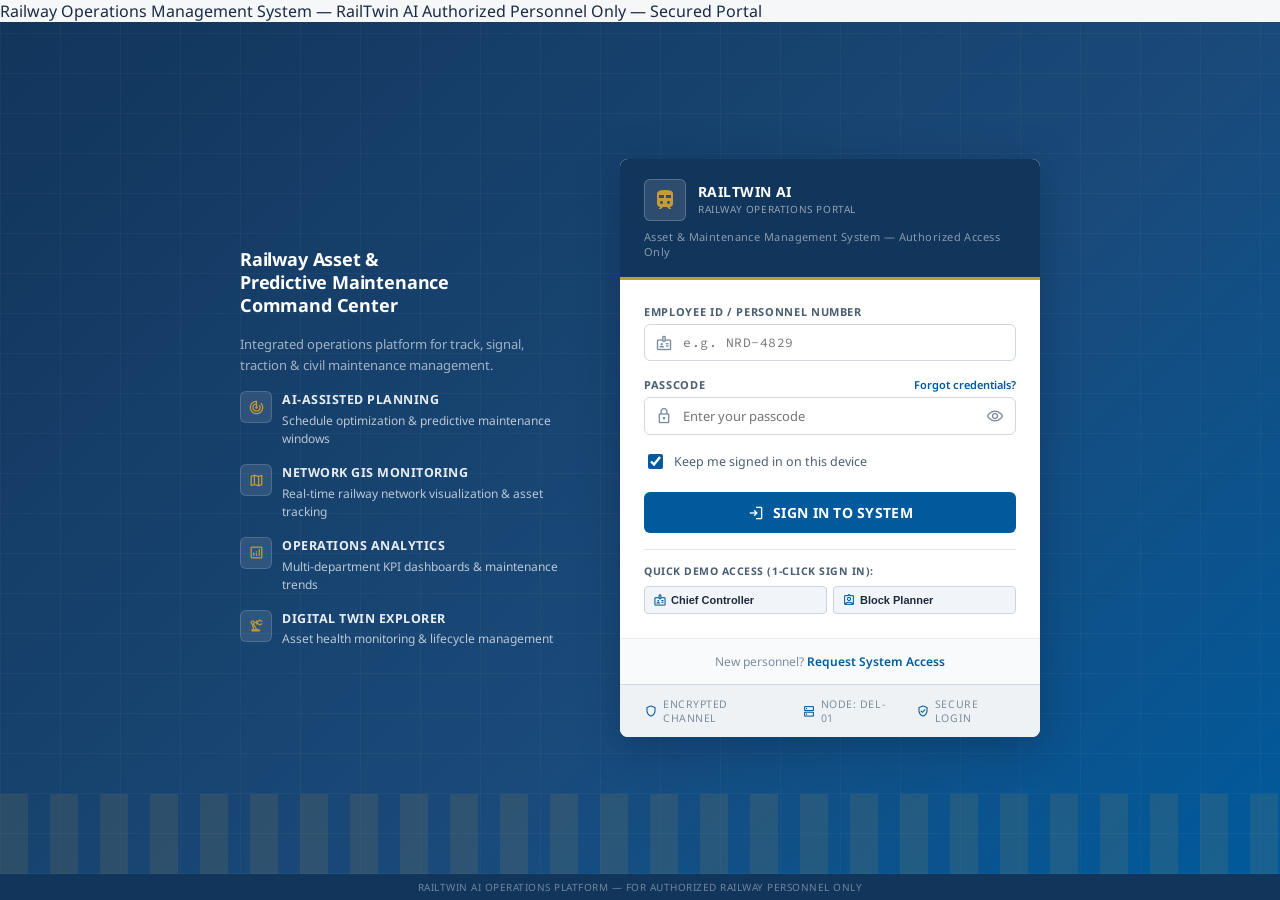
<file: frontend/login.html>
<!DOCTYPE html>
<html lang="en">
<head>
  <meta charset="utf-8"/>
  <meta content="width=device-width, initial-scale=1.0" name="viewport"/>
  <title>RailTwin AI — System Access | Railway Operations Portal</title>
  <meta name="description" content="Secure login portal for RailTwin AI Railway Asset & Maintenance Management System. Authorized railway personnel only."/>
  <link rel="stylesheet" href="govt_theme.css"/>
  <link href="https://fonts.googleapis.com/css2?family=Material+Symbols+Outlined:wght,FILL@100..700,0..1&display=swap" rel="stylesheet"/>
  <link href="https://fonts.googleapis.com/css2?family=Noto+Sans:wght@400;500;600;700&display=swap" rel="stylesheet"/>
  <style>
    html, body { overflow-y: auto !important; overflow-x: hidden !important; }
    @keyframes shake{0%,100%{transform:translateX(0);}20%,60%{transform:translateX(-5px);}40%,80%{transform:translateX(5px);}}
    .shake{animation:shake 0.35s ease;}
    @keyframes spin{to{transform:rotate(360deg);}}
    .animate-spin{animation:spin 0.8s linear infinite;}
    body{min-height:100vh;display:flex;flex-direction:column;background:var(--rt-bg);}
    .login-bg{flex:1;display:flex;align-items:center;justify-content:center;background:linear-gradient(135deg,var(--rt-primary-dark) 0%,#1A4A7A 60%,var(--rt-primary) 100%);position:relative;overflow:hidden;}
    .login-bg::before{content:'';position:absolute;inset:0;background-image:repeating-linear-gradient(0deg,rgba(255,255,255,0.03) 0px,rgba(255,255,255,0.03) 1px,transparent 1px,transparent 40px),repeating-linear-gradient(90deg,rgba(255,255,255,0.03) 0px,rgba(255,255,255,0.03) 1px,transparent 1px,transparent 60px);}
    /* Railway track motif */
    .login-bg::after{content:'';position:absolute;bottom:0;left:0;right:0;height:80px;background:repeating-linear-gradient(90deg,rgba(196,154,58,0.12) 0px,rgba(196,154,58,0.12) 28px,transparent 28px,transparent 50px);}
    .login-card{background:#FFFFFF;border-radius:8px;box-shadow:0 8px 40px rgba(10,30,60,0.35);width:420px;max-width:calc(100vw - 32px);overflow:hidden;position:relative;z-index:1;}
    .login-header{background:var(--rt-primary-dark);padding:20px 24px 18px;border-bottom:3px solid var(--rt-gold);}
    .login-logo-row{display:flex;align-items:center;gap:12px;margin-bottom:8px;}
    .login-logo{width:42px;height:42px;background:rgba(255,255,255,0.12);border:1px solid rgba(255,255,255,0.20);border-radius:6px;display:flex;align-items:center;justify-content:center;}
    .login-logo .material-symbols-outlined{font-size:24px;color:var(--rt-gold);}
    .login-sys-name{font-size:14px;font-weight:700;color:#FFFFFF;letter-spacing:0.03em;text-transform:uppercase;line-height:1.2;}
    .login-sys-sub{font-size:10px;color:rgba(255,255,255,0.55);letter-spacing:0.06em;text-transform:uppercase;margin-top:2px;}
    .login-tagline{font-size:11px;color:rgba(255,255,255,0.50);letter-spacing:0.04em;margin-top:4px;}
    .login-body{padding:24px;}
    .login-error{display:none;flex-direction:row;align-items:center;gap:8px;background:var(--rt-red-light);border:1px solid rgba(179,38,30,0.25);border-left:4px solid var(--rt-red);border-radius:6px;padding:10px 14px;margin-bottom:16px;font-size:12.5px;color:var(--rt-red-dark);}
    .login-error.show{display:flex;}
    .login-error .material-symbols-outlined{font-size:18px;flex-shrink:0;color:var(--rt-red);}
    .form-group{margin-bottom:16px;}
    .form-label{display:block;font-size:11px;font-weight:700;color:var(--rt-text-secondary);text-transform:uppercase;letter-spacing:0.06em;margin-bottom:5px;}
    .form-input-wrap{position:relative;}
    .form-input-wrap .material-symbols-outlined.icon{position:absolute;left:11px;top:50%;transform:translateY(-50%);font-size:18px;color:var(--rt-text-muted);pointer-events:none;transition:color 0.15s;}
    .form-input-wrap:focus-within .material-symbols-outlined.icon{color:var(--rt-primary);}
    .form-input{width:100%;background:#FFFFFF;border:1px solid var(--rt-border);border-radius:6px;padding:9px 12px 9px 38px;font-size:13px;font-family:var(--rt-font-body);color:var(--rt-text-primary);outline:none;transition:border-color 0.15s,box-shadow 0.15s;}
    .form-input:focus{border-color:var(--rt-primary);box-shadow:0 0 0 3px rgba(0,90,156,0.10);}
    .form-input.mono{font-family:var(--rt-font-mono);letter-spacing:0.04em;}
    .pw-toggle{position:absolute;right:10px;top:50%;transform:translateY(-50%);background:none;border:none;cursor:pointer;color:var(--rt-text-muted);padding:2px;display:flex;}
    .pw-toggle:hover{color:var(--rt-text-primary);}
    .pw-toggle .material-symbols-outlined{font-size:18px;}
    .label-row{display:flex;align-items:center;justify-content:space-between;margin-bottom:5px;}
    .recover-link{font-size:11px;color:var(--rt-primary);text-decoration:none;font-weight:600;}
    .recover-link:hover{text-decoration:underline;}
    .keep-signed{display:flex;align-items:center;gap:8px;margin-bottom:20px;}
    .keep-signed input[type=checkbox]{width:15px;height:15px;accent-color:var(--rt-primary);cursor:pointer;}
    .keep-signed label{font-size:12.5px;color:var(--rt-text-secondary);cursor:pointer;}
    .btn-login{width:100%;background:var(--rt-primary);color:#FFFFFF;border:none;border-radius:6px;padding:11px 20px;font-size:14px;font-weight:700;font-family:var(--rt-font-body);cursor:pointer;display:flex;align-items:center;justify-content:center;gap:8px;letter-spacing:0.02em;transition:background 0.15s;text-transform:uppercase;}
    .btn-login:hover{background:var(--rt-primary-hover);}
    .btn-login:disabled{opacity:0.65;cursor:not-allowed;}
    .btn-login .material-symbols-outlined{font-size:18px;}
    .login-footer{padding:14px 24px;border-top:1px solid var(--rt-border-light);background:var(--rt-card-alt);text-align:center;font-size:12px;color:var(--rt-text-muted);}
    .login-footer a{color:var(--rt-primary);font-weight:600;text-decoration:none;}
    .login-footer a:hover{text-decoration:underline;}
    .security-bar{padding:12px 24px;background:var(--rt-bg-section);border-top:1px solid var(--rt-border);display:flex;align-items:center;justify-content:center;gap:20px;}
    .security-item{display:flex;align-items:center;gap:5px;font-size:10.5px;color:var(--rt-text-muted);text-transform:uppercase;letter-spacing:0.05em;}
    .security-item .material-symbols-outlined{font-size:14px;color:var(--rt-primary);}
    .right-panel{display:none;}
    @media(min-width:900px){.login-bg{align-items:stretch;}.login-wrap{display:flex;align-items:center;justify-content:center;width:100%;gap:60px;z-index:1;position:relative;padding:40px 20px;}.right-panel{display:flex;flex-direction:column;gap:16px;max-width:320px;}.right-panel-title{font-size:18px;font-weight:700;color:#FFFFFF;letter-spacing:-0.01em;line-height:1.3;}.right-panel-sub{font-size:13px;color:rgba(255,255,255,0.60);line-height:1.6;}.feature-item{display:flex;align-items:flex-start;gap:10px;}.feature-icon{width:32px;height:32px;background:rgba(255,255,255,0.10);border:1px solid rgba(255,255,255,0.15);border-radius:6px;display:flex;align-items:center;justify-content:center;flex-shrink:0;}.feature-icon .material-symbols-outlined{font-size:17px;color:var(--rt-gold);}.feature-text{font-size:12px;color:rgba(255,255,255,0.70);line-height:1.5;}.feature-label{display:block;font-weight:700;color:rgba(255,255,255,0.90);font-size:12.5px;text-transform:uppercase;letter-spacing:0.04em;margin-bottom:2px;}}
  </style>
</head>
<body>
  <!-- Top government identity strip -->
  <div class="rt-identity-bar" style="font-family:var(--rt-font-body);">
    <span>Railway Operations Management System &mdash; RailTwin AI</span>
    <span>Authorized Personnel Only &mdash; Secured Portal</span>
  </div>

  <div class="login-bg" style="flex:1;">
    <div class="login-wrap">
      <!-- Right information panel (visible on wide screens) -->
      <div class="right-panel">
        <div class="right-panel-title">Railway Asset &amp;<br/>Predictive Maintenance<br/>Command Center</div>
        <div class="right-panel-sub">Integrated operations platform for track, signal, traction &amp; civil maintenance management.</div>
        <div class="feature-item">
          <div class="feature-icon"><span class="material-symbols-outlined">track_changes</span></div>
          <div class="feature-text"><span class="feature-label">AI-Assisted Planning</span>Schedule optimization &amp; predictive maintenance windows</div>
        </div>
        <div class="feature-item">
          <div class="feature-icon"><span class="material-symbols-outlined">map</span></div>
          <div class="feature-text"><span class="feature-label">Network GIS Monitoring</span>Real-time railway network visualization &amp; asset tracking</div>
        </div>
        <div class="feature-item">
          <div class="feature-icon"><span class="material-symbols-outlined">analytics</span></div>
          <div class="feature-text"><span class="feature-label">Operations Analytics</span>Multi-department KPI dashboards &amp; maintenance trends</div>
        </div>
        <div class="feature-item">
          <div class="feature-icon"><span class="material-symbols-outlined">precision_manufacturing</span></div>
          <div class="feature-text"><span class="feature-label">Digital Twin Explorer</span>Asset health monitoring &amp; lifecycle management</div>
        </div>
      </div>

      <!-- Login card -->
      <div class="login-card">
        <div class="login-header">
          <div class="login-logo-row">
            <div class="login-logo">
              <span class="material-symbols-outlined" style="font-variation-settings:'FILL' 1;">train</span>
            </div>
            <div>
              <div class="login-sys-name">RailTwin AI</div>
              <div class="login-sys-sub">Railway Operations Portal</div>
            </div>
          </div>
          <div class="login-tagline">Asset &amp; Maintenance Management System &mdash; Authorized Access Only</div>
        </div>

        <div class="login-body">
          <!-- Error banner -->
          <div class="login-error" id="error-banner">
            <span class="material-symbols-outlined">error</span>
            <span id="error-text">Invalid credentials. Please try again.</span>
          </div>

          <form id="login-form" onsubmit="handleLogin(event)" novalidate>
            <!-- Employee ID -->
            <div class="form-group">
              <label class="form-label" for="employee-id">Employee ID / Personnel Number</label>
              <div class="form-input-wrap">
                <span class="material-symbols-outlined icon">badge</span>
                <input id="employee-id" type="text" autocomplete="username" placeholder="e.g. NRD-4829" required class="form-input mono"/>
              </div>
            </div>

            <!-- Passcode -->
            <div class="form-group">
              <div class="label-row">
                <label class="form-label" for="password" style="margin:0;">Passcode</label>
                <a href="#" class="recover-link">Forgot credentials?</a>
              </div>
              <div class="form-input-wrap">
                <span class="material-symbols-outlined icon">lock</span>
                <input id="password" type="password" autocomplete="current-password" placeholder="Enter your passcode" required class="form-input" style="padding-right:38px;"/>
                <button type="button" id="toggle-pass" class="pw-toggle" onclick="togglePassword()" aria-label="Toggle password visibility">
                  <span class="material-symbols-outlined" id="eye-icon">visibility</span>
                </button>
              </div>
            </div>

            <!-- Keep signed in -->
            <div class="keep-signed">
              <input id="keep-signed-in" type="checkbox" checked/>
              <label for="keep-signed-in">Keep me signed in on this device</label>
            </div>

            <!-- Submit -->
            <button id="submit-btn" type="submit" class="btn-login">
              <span class="submit-label" style="display:flex;align-items:center;gap:8px;">
                <span class="material-symbols-outlined">login</span>
                <span>Sign In to System</span>
              </span>
              <span class="loading-label" style="display:none;align-items:center;gap:8px;">
                <span class="material-symbols-outlined animate-spin">refresh</span>
                <span>Verifying credentials...</span>
              </span>
            </button>
          </form>

          <!-- Quick Demo Access Roles -->
          <div style="margin-top:16px;padding-top:14px;border-top:1px solid #E2E8F0;">
            <div style="font-size:10.5px;font-weight:700;color:var(--rt-text-secondary);text-transform:uppercase;letter-spacing:0.05em;margin-bottom:8px;">
              Quick Demo Access (1-Click Sign In):
            </div>
            <div style="display:grid;grid-template-columns:1fr 1fr;gap:6px;">
              <button type="button" onclick="quickLogin('NRD-4829', 'Chief Controller (Northern Railway)')" style="background:#F1F5F9;border:1px solid #CBD5E1;border-radius:4px;padding:6px 8px;font-size:11px;font-weight:600;color:#1E293B;cursor:pointer;text-align:left;display:flex;align-items:center;gap:4px;">
                <span class="material-symbols-outlined" style="font-size:14px;color:#005A9C;">badge</span>
                <span>Chief Controller</span>
              </button>
              <button type="button" onclick="quickLogin('DEL-1044', 'Divisional Block Planner')" style="background:#F1F5F9;border:1px solid #CBD5E1;border-radius:4px;padding:6px 8px;font-size:11px;font-weight:600;color:#1E293B;cursor:pointer;text-align:left;display:flex;align-items:center;gap:4px;">
                <span class="material-symbols-outlined" style="font-size:14px;color:#005A9C;">assignment_ind</span>
                <span>Block Planner</span>
              </button>
            </div>
          </div>
        </div>

        <div class="login-footer">
          New personnel?&nbsp;<a href="signup.html">Request System Access</a>
        </div>

        <div class="security-bar">
          <div class="security-item">
            <span class="material-symbols-outlined">shield</span>
            <span>Encrypted Channel</span>
          </div>
          <div class="security-item">
            <span class="material-symbols-outlined">dns</span>
            <span>Node: DEL-01</span>
          </div>
          <div class="security-item">
            <span class="material-symbols-outlined">verified_user</span>
            <span>Secure Login</span>
          </div>
        </div>
      </div>
    </div>
  </div>

  <!-- Bottom strip -->
  <div style="background:var(--rt-primary-dark);color:rgba(255,255,255,0.40);font-size:10px;text-align:center;padding:6px;letter-spacing:0.05em;text-transform:uppercase;font-family:var(--rt-font-body);">
    RailTwin AI Operations Platform &mdash; For Authorized Railway Personnel Only
  </div>

  <script>
    // If already authenticated, skip to dashboard
    if (sessionStorage.getItem('rt_auth')) {
      window.location.replace('index.html');
    }

    function togglePassword() {
      const p = document.getElementById('password');
      const icon = document.getElementById('eye-icon');
      if (p.type === 'password') {
        p.type = 'text';
        icon.innerText = 'visibility_off';
      } else {
        p.type = 'password';
        icon.innerText = 'visibility';
      }
    }

    function showError(msg) {
      const banner = document.getElementById('error-banner');
      const text = document.getElementById('error-text');
      text.innerText = msg;
      banner.classList.add('show');
      document.getElementById('login-form').classList.add('shake');
      setTimeout(() => document.getElementById('login-form').classList.remove('shake'), 400);
    }

    function setLoading(loading) {
      const btn = document.getElementById('submit-btn');
      const label = btn.querySelector('.submit-label');
      const loadLabel = btn.querySelector('.loading-label');
      btn.disabled = loading;
      if (loading) {
        label.style.display = 'none';
        loadLabel.style.display = 'flex';
      } else {
        label.style.display = 'flex';
        loadLabel.style.display = 'none';
      }
    }

    function handleLogin(e) {
      e.preventDefault();
      const id = document.getElementById('employee-id').value.trim();
      const pass = document.getElementById('password').value;
      const keep = document.getElementById('keep-signed-in').checked;

      document.getElementById('error-banner').classList.remove('show');

      if (!id || !pass) {
        showError('Please enter your Employee ID and Passcode.');
        return;
      }

      setLoading(true);

      setTimeout(() => {
        const authData = { id, time: Date.now(), keep };
        sessionStorage.setItem('rt_auth', JSON.stringify(authData));
        if (keep) {
          try { localStorage.setItem('rt_auth', JSON.stringify(authData)); } catch(e) {}
        }
        window.location.href = 'index.html';
      }, 900);
    }

    function quickLogin(id, roleName) {
      document.getElementById('employee-id').value = id;
      document.getElementById('password').value = 'railway2026';
      setLoading(true);
      setTimeout(() => {
        const authData = { id, role: roleName, time: Date.now(), keep: true };
        sessionStorage.setItem('rt_auth', JSON.stringify(authData));
        try { localStorage.setItem('rt_auth', JSON.stringify(authData)); } catch(e) {}
        window.location.href = 'index.html';
      }, 500);
    }

    // Restore from localStorage if "keep signed in" was used
    (function() {
      try {
        const stored = localStorage.getItem('rt_auth');
        if (stored) {
          sessionStorage.setItem('rt_auth', stored);
          window.location.replace('index.html');
        }
      } catch(e) {}
    })();
  </script>
</body>
</html>
</file>
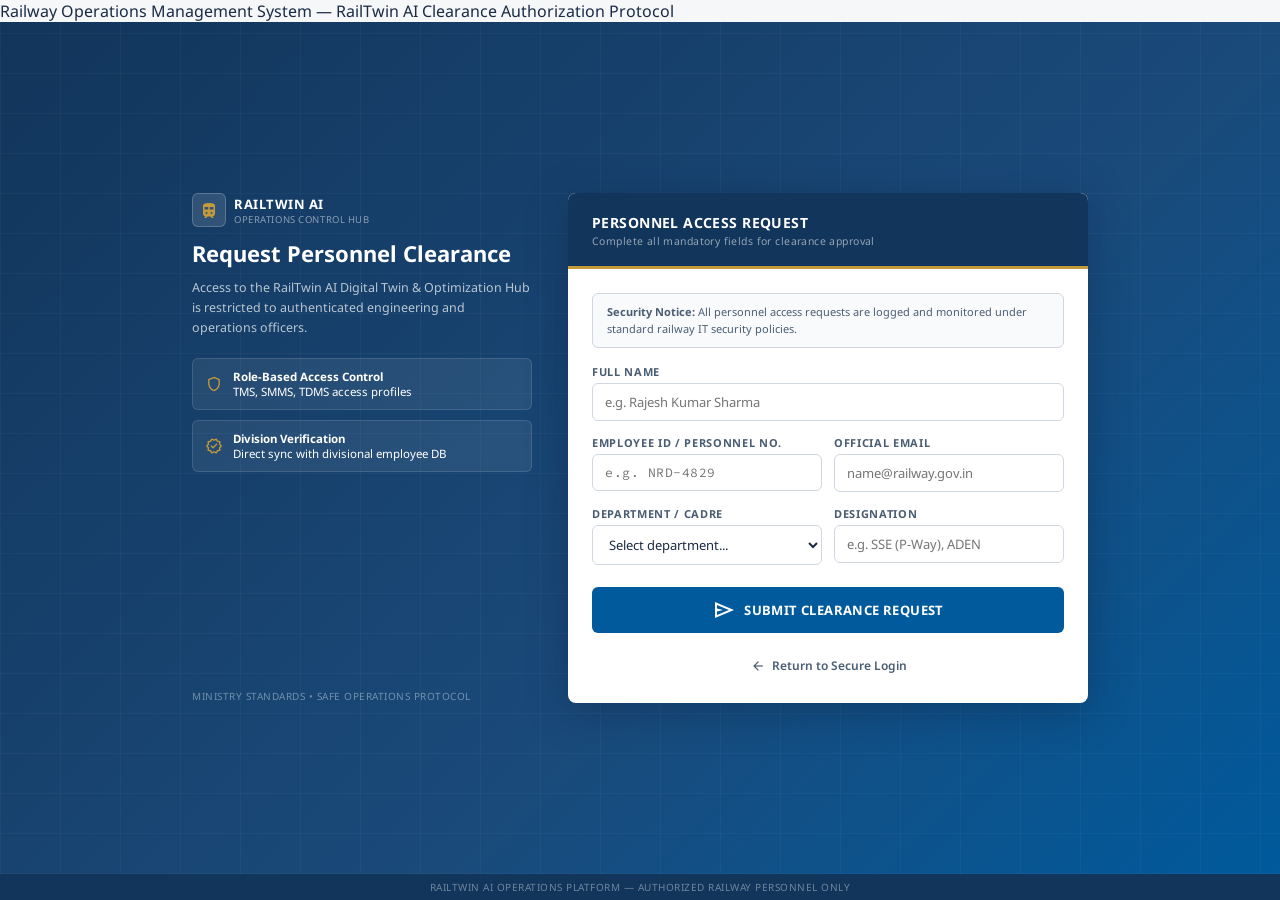
<file: frontend/signup.html>
﻿<!DOCTYPE html>
<html lang="en">
<head>
  <meta charset="utf-8"/>
  <meta content="width=device-width, initial-scale=1.0" name="viewport"/>
  <title>RailTwin AI — Request System Clearance | Railway Operations Portal</title>
  <meta name="description" content="Request operational clearance for RailTwin AI Railway Command Center. Authorized railway personnel only."/>
  <link rel="stylesheet" href="govt_theme.css"/>
  <link href="https://fonts.googleapis.com/css2?family=Material+Symbols+Outlined:wght,FILL@100..700,0..1&display=swap" rel="stylesheet"/>
  <link href="https://fonts.googleapis.com/css2?family=Noto+Sans:wght@400;500;600;700&display=swap" rel="stylesheet"/>
  <style>
    html, body { overflow-y: auto !important; overflow-x: hidden !important; }
    @keyframes spin{to{transform:rotate(360deg);}}
    .animate-spin{animation:spin 0.8s linear infinite;}
    @keyframes fadeIn{from{opacity:0;transform:scale(0.96);}to{opacity:1;transform:scale(1);}}
    .fade-in{animation:fadeIn 0.3s ease;}
    body{min-height:100vh;display:flex;flex-direction:column;background:var(--rt-bg);}
    .signup-bg{flex:1;display:flex;align-items:center;justify-content:center;background:linear-gradient(135deg,var(--rt-primary-dark) 0%,#1A4A7A 60%,var(--rt-primary) 100%);position:relative;overflow:hidden;padding:32px 16px;}
    .signup-bg::before{content:'';position:absolute;inset:0;background-image:repeating-linear-gradient(0deg,rgba(255,255,255,0.03) 0px,rgba(255,255,255,0.03) 1px,transparent 1px,transparent 40px),repeating-linear-gradient(90deg,rgba(255,255,255,0.03) 0px,rgba(255,255,255,0.03) 1px,transparent 1px,transparent 60px);}
    .signup-wrap{display:flex;align-items:stretch;justify-content:center;gap:36px;max-width:960px;width:100%;z-index:1;position:relative;}
    .left-panel{display:none;flex-direction:column;justify-content:space-between;width:340px;flex-shrink:0;color:#fff;}
    @media(min-width:920px){.left-panel{display:flex;}}
    .signup-card{background:#FFFFFF;border-radius:8px;box-shadow:0 8px 40px rgba(10,30,60,0.35);width:100%;max-width:520px;overflow:hidden;position:relative;}
    .signup-header{background:var(--rt-primary-dark);padding:20px 24px 18px;border-bottom:3px solid var(--rt-gold);}
    .signup-body{padding:24px;}
    .form-group{margin-bottom:14px;}
    .form-label{display:block;font-size:11px;font-weight:700;color:var(--rt-text-secondary);text-transform:uppercase;letter-spacing:0.06em;margin-bottom:4px;}
    .form-input{width:100%;background:#FFFFFF;border:1px solid var(--rt-border);border-radius:6px;padding:9px 12px;font-size:13px;font-family:var(--rt-font-body);color:var(--rt-text-primary);outline:none;transition:border-color 0.15s,box-shadow 0.15s;}
    .form-input:focus{border-color:var(--rt-primary);box-shadow:0 0 0 3px rgba(0,90,156,0.10);}
    .form-input.mono{font-family:var(--rt-font-mono);letter-spacing:0.04em;}
    .grid-2{display:grid;grid-template-columns:1fr 1fr;gap:12px;}
    .btn-submit{width:100%;background:var(--rt-primary);color:#FFFFFF;border:none;border-radius:6px;padding:11px 20px;font-size:13px;font-weight:700;font-family:var(--rt-font-body);cursor:pointer;display:flex;align-items:center;justify-content:center;gap:8px;letter-spacing:0.03em;transition:background 0.15s;text-transform:uppercase;margin-top:8px;}
    .btn-submit:hover{background:var(--rt-primary-hover);}
    .btn-submit:disabled{opacity:0.65;cursor:not-allowed;}
    .btn-back{display:inline-flex;align-items:center;gap:6px;font-size:12px;color:var(--rt-text-secondary);text-decoration:none;font-weight:600;margin-top:12px;}
    .btn-back:hover{color:var(--rt-primary);text-decoration:underline;}
    .policy-box{background:var(--rt-card-alt);border:1px solid var(--rt-border);border-radius:6px;padding:10px 14px;font-size:11px;color:var(--rt-text-secondary);line-height:1.5;margin-bottom:16px;}
  </style>
</head>
<body>
  <!-- Top identity bar -->
  <div class="rt-identity-bar" style="font-family:var(--rt-font-body);">
    <span>Railway Operations Management System &mdash; RailTwin AI</span>
    <span>Clearance Authorization Protocol</span>
  </div>

  <div class="signup-bg">
    <div class="signup-wrap">
      <!-- Left side info panel -->
      <div class="left-panel">
        <div>
          <div style="display:flex;align-items:center;gap:8px;margin-bottom:12px;">
            <div style="width:34px;height:34px;background:rgba(255,255,255,0.12);border:1px solid rgba(255,255,255,0.20);border-radius:6px;display:flex;align-items:center;justify-content:center;">
              <span class="material-symbols-outlined" style="font-size:20px;color:var(--rt-gold);font-variation-settings:'FILL' 1;">train</span>
            </div>
            <div>
              <div style="font-size:13px;font-weight:700;letter-spacing:0.04em;text-transform:uppercase;">RailTwin AI</div>
              <div style="font-size:9.5px;color:rgba(255,255,255,0.50);letter-spacing:0.06em;text-transform:uppercase;">Operations Control Hub</div>
            </div>
          </div>
          <h1 style="font-size:22px;font-weight:700;color:#fff;line-height:1.3;margin:0 0 10px 0;">Request Personnel Clearance</h1>
          <p style="font-size:12.5px;color:rgba(255,255,255,0.70);line-height:1.6;margin:0 0 20px 0;">
            Access to the RailTwin AI Digital Twin &amp; Optimization Hub is restricted to authenticated engineering and operations officers.
          </p>

          <div style="display:flex;flex-direction:column;gap:10px;">
            <div style="display:flex;align-items:center;gap:10px;background:rgba(255,255,255,0.07);border:1px solid rgba(255,255,255,0.12);border-radius:6px;padding:10px 12px;">
              <span class="material-symbols-outlined" style="font-size:18px;color:var(--rt-gold);">shield</span>
              <div style="font-size:11.5px;"><strong style="display:block;color:#fff;">Role-Based Access Control</strong>TMS, SMMS, TDMS access profiles</div>
            </div>
            <div style="display:flex;align-items:center;gap:10px;background:rgba(255,255,255,0.07);border:1px solid rgba(255,255,255,0.12);border-radius:6px;padding:10px 12px;">
              <span class="material-symbols-outlined" style="font-size:18px;color:var(--rt-gold);">verified</span>
              <div style="font-size:11.5px;"><strong style="display:block;color:#fff;">Division Verification</strong>Direct sync with divisional employee DB</div>
            </div>
          </div>
        </div>

        <div style="font-size:10px;color:rgba(255,255,255,0.40);letter-spacing:0.05em;text-transform:uppercase;">
          Ministry Standards &bull; Safe Operations Protocol
        </div>
      </div>

      <!-- Right side form card -->
      <div class="signup-card">
        <div class="signup-header">
          <div style="font-size:14px;font-weight:700;color:#fff;text-transform:uppercase;letter-spacing:0.03em;">Personnel Access Request</div>
          <div style="font-size:10.5px;color:rgba(255,255,255,0.55);letter-spacing:0.04em;margin-top:2px;">Complete all mandatory fields for clearance approval</div>
        </div>

        <!-- Success state -->
        <div id="success-state" style="display:none;padding:36px 24px;text-align:center;" class="fade-in">
          <div style="width:52px;height:52px;background:var(--rt-green-light);border:1px solid rgba(27,115,64,0.30);border-radius:50%;display:flex;align-items:center;justify-content:center;margin:0 auto 16px;">
            <span class="material-symbols-outlined" style="font-size:30px;color:var(--rt-green);">check_circle</span>
          </div>
          <h2 style="font-size:17px;font-weight:700;color:var(--rt-text-primary);margin:0 0 6px;">Clearance Request Approved</h2>
          <p style="font-size:12.5px;color:var(--rt-text-secondary);line-height:1.5;margin:0 0 20px;">Your credentials have been validated. Initializing your command center session...</p>
          <div style="width:100%;height:4px;background:var(--rt-border-light);border-radius:2px;overflow:hidden;">
            <div id="redirect-bar" style="height:100%;background:var(--rt-primary);width:0%;transition:width 3s linear;"></div>
          </div>
        </div>

        <!-- Form card -->
        <div id="form-card" class="signup-body">
          <div class="policy-box">
            <strong>Security Notice:</strong> All personnel access requests are logged and monitored under standard railway IT security policies.
          </div>

          <form id="signup-form" onsubmit="handleSignup(event)" novalidate>
            <!-- Full Name -->
            <div class="form-group">
              <label class="form-label" for="fullName">Full Name</label>
              <input id="fullName" type="text" placeholder="e.g. Rajesh Kumar Sharma" required class="form-input"/>
            </div>

            <div class="grid-2">
              <!-- Employee ID -->
              <div class="form-group">
                <label class="form-label" for="uid">Employee ID / Personnel No.</label>
                <input id="uid" type="text" placeholder="e.g. NRD-4829" required class="form-input mono"/>
              </div>
              <!-- Email -->
              <div class="form-group">
                <label class="form-label" for="email">Official Email</label>
                <input id="email" type="email" placeholder="name@railway.gov.in" required class="form-input"/>
              </div>
            </div>

            <div class="grid-2">
              <!-- Department -->
              <div class="form-group">
                <label class="form-label" for="department">Department / Cadre</label>
                <select id="department" required class="form-input" style="cursor:pointer;">
                  <option disabled selected value="">Select department...</option>
                  <option value="eng">Engineering / Track (TMS)</option>
                  <option value="snt">Signal &amp; Telecom (SMMS)</option>
                  <option value="trd">Traction Distribution (TDMS)</option>
                  <option value="ops">Traffic &amp; Operations</option>
                  <option value="acc">Safety &amp; Inspections</option>
                </select>
              </div>

              <!-- Designation -->
              <div class="form-group">
                <label class="form-label" for="designation">Designation</label>
                <input id="designation" type="text" placeholder="e.g. SSE (P-Way), ADEN" required class="form-input"/>
              </div>
            </div>

            <!-- Submit button -->
            <button id="submit-btn" type="submit" class="btn-submit">
              <span class="submit-label" style="display:flex;align-items:center;gap:8px;">
                <span class="material-symbols-outlined">send</span>
                <span>Submit Clearance Request</span>
              </span>
              <span class="loading-label" style="display:none;align-items:center;gap:8px;">
                <span class="material-symbols-outlined animate-spin">refresh</span>
                <span>Validating credentials...</span>
              </span>
            </button>

            <div style="text-align:center;margin-top:12px;">
              <a href="login.html" class="btn-back">
                <span class="material-symbols-outlined" style="font-size:16px;">arrow_back</span>
                <span>Return to Secure Login</span>
              </a>
            </div>
          </form>
        </div>
      </div>
    </div>
  </div>

  <!-- Bottom strip -->
  <div style="background:var(--rt-primary-dark);color:rgba(255,255,255,0.40);font-size:10px;text-align:center;padding:6px;letter-spacing:0.05em;text-transform:uppercase;font-family:var(--rt-font-body);">
    RailTwin AI Operations Platform &mdash; Authorized Railway Personnel Only
  </div>

  <script>
    (function() {
      if (sessionStorage.getItem('rt_auth')) {
        window.location.replace('index.html');
      }
      try {
        const stored = localStorage.getItem('rt_auth');
        if (stored) {
          sessionStorage.setItem('rt_auth', stored);
          window.location.replace('index.html');
        }
      } catch(e) {}
    })();

    function setLoading(loading) {
      const btn = document.getElementById('submit-btn');
      const label = btn.querySelector('.submit-label');
      const loadLabel = btn.querySelector('.loading-label');
      btn.disabled = loading;
      if (loading) {
        label.style.display = 'none';
        loadLabel.style.display = 'flex';
      } else {
        label.style.display = 'flex';
        loadLabel.style.display = 'none';
      }
    }

    function handleSignup(e) {
      e.preventDefault();
      const fullName = document.getElementById('fullName').value.trim();
      const uid = document.getElementById('uid').value.trim();
      const email = document.getElementById('email').value.trim();
      const dept = document.getElementById('department').value;
      const desig = document.getElementById('designation').value.trim();

      if (!fullName || !uid || !email || !dept || !desig) {
        alert('Please fill out all fields before submitting.');
        return;
      }

      setLoading(true);

      setTimeout(() => {
        const authData = { id: uid, name: fullName, dept, time: Date.now() };
        sessionStorage.setItem('rt_auth', JSON.stringify(authData));

        document.getElementById('form-card').style.display = 'none';
        const successState = document.getElementById('success-state');
        successState.style.display = 'block';

        setTimeout(() => {
          document.getElementById('redirect-bar').style.width = '100%';
        }, 50);
        setTimeout(() => {
          window.location.href = 'index.html';
        }, 3000);
      }, 1000);
    }
  </script>
</body>
</html>
</file>
<file: frontend/govt_theme.css>
/* ============================================================
   RAILTWIN AI — GOVERNMENT RAILWAY PORTAL THEME
   Indian Railway Operations & Asset Management System
   govt_theme.css — shared design system for all pages
   ============================================================ */

/* ----------- GOOGLE FONTS ----------- */
@import url('https://fonts.googleapis.com/css2?family=Noto+Sans:ital,wght@0,400;0,500;0,600;0,700;1,400&family=Source+Code+Pro:wght@400;500;600&display=swap');

/* ----------- CSS CUSTOM PROPERTIES (Design Tokens) ----------- */
:root {
  --rt-primary: #005A9C;
  --rt-primary-dark: #12355B;
  --rt-primary-deeper: #0B2D4D;
  --rt-primary-light: #E8F1FA;
  --rt-primary-hover: #004A87;
  --rt-red: #B3261E;
  --rt-red-light: #FDECEA;
  --rt-red-dark: #7A1F1F;
  --rt-gold: #C49A3A;
  --rt-gold-light: #FDF6E3;
  --rt-green: #1B7340;
  --rt-green-light: #E8F5EE;
  --rt-amber: #B45309;
  --rt-amber-light: #FEF3C7;
  --rt-blue-info: #1D5FA8;
  --rt-blue-info-light: #EBF2FB;
  --rt-gray: #5A6A7A;
  --rt-gray-light: #F0F3F6;
  --rt-bg: #F5F7F9;
  --rt-bg-section: #EEF2F5;
  --rt-card: #FFFFFF;
  --rt-card-alt: #F8FAFC;
  --rt-text-primary: #1A2B45;
  --rt-text-secondary: #4A5E73;
  --rt-text-muted: #7A8EA0;
  --rt-text-on-primary: #FFFFFF;
  --rt-border: #D0D7E3;
  --rt-border-strong: #B8C4D2;
  --rt-border-light: #E8EDF3;
  --rt-shadow-sm: 0 1px 3px rgba(18,53,91,0.08),0 1px 2px rgba(18,53,91,0.04);
  --rt-shadow-md: 0 2px 8px rgba(18,53,91,0.10),0 1px 4px rgba(18,53,91,0.06);
  --rt-shadow-lg: 0 4px 16px rgba(18,53,91,0.12),0 2px 6px rgba(18,53,91,0.06);
  --rt-sidebar-bg: #12355B;
  --rt-sidebar-active: #005A9C;
  --rt-sidebar-hover: rgba(255,255,255,0.08);
  --rt-sidebar-text: rgba(255,255,255,0.85);
  --rt-sidebar-muted: rgba(255,255,255,0.45);
  --rt-sidebar-border: rgba(255,255,255,0.10);
  --rt-radius-sm: 4px;
  --rt-radius: 6px;
  --rt-radius-lg: 8px;
  --rt-radius-xl: 10px;
  --rt-font-body: 'Noto Sans','Inter',system-ui,sans-serif;
  --rt-font-mono: 'Source Code Pro','JetBrains Mono',monospace;
}

*,*::before,*::after{box-sizing:border-box;}
html,body{margin:0;padding:0;font-family:var(--rt-font-body);background-color:var(--rt-bg);color:var(--rt-text-primary);overscroll-behavior:none;overflow-x:hidden;overflow-y:auto !important;}
::-webkit-scrollbar{width:5px;height:5px;}
::-webkit-scrollbar-track{background:var(--rt-bg-section);}
::-webkit-scrollbar-thumb{background:var(--rt-border-strong);border-radius:4px;}
::-webkit-scrollbar-thumb:hover{background:var(--rt-primary);}

.rt-gov-stripe{background:linear-gradient(135deg,var(--rt-primary-dark) 0%,var(--rt-primary) 100%);color:var(--rt-text-on-primary);border-bottom:3px solid var(--rt-gold);}
.rt-top-banner{background:var(--rt-primary-dark);color:rgba(255,255,255,0.6);font-size:11px;letter-spacing:0.05em;text-transform:uppercase;padding:4px 16px;border-bottom:1px solid rgba(255,255,255,0.08);}
.rt-sidebar{background:var(--rt-sidebar-bg);border-right:1px solid rgba(255,255,255,0.07);display:flex;flex-direction:column;height:100vh;position:sticky;top:0;overflow-y:auto;width:220px;flex-shrink:0;}
.rt-sidebar-brand{padding:14px 14px 12px;border-bottom:1px solid var(--rt-sidebar-border);}
.rt-sidebar-brand-title{font-size:12px;font-weight:700;color:#fff;letter-spacing:0.04em;text-transform:uppercase;line-height:1.3;}
.rt-sidebar-brand-sub{font-size:9.5px;color:var(--rt-sidebar-muted);letter-spacing:0.06em;text-transform:uppercase;margin-top:2px;}
.rt-nav-section-label{font-size:9.5px;font-weight:700;color:var(--rt-sidebar-muted);letter-spacing:0.08em;text-transform:uppercase;padding:12px 14px 3px;}
.rt-nav-item{display:flex;align-items:center;gap:9px;padding:9px 14px;color:var(--rt-sidebar-text);font-size:12.5px;font-weight:500;text-decoration:none;border-left:3px solid transparent;transition:background 0.15s,border-color 0.15s,color 0.15s;cursor:pointer;}
.rt-nav-item:hover{background:var(--rt-sidebar-hover);color:#fff;}
.rt-nav-item.active{background:rgba(0,90,156,0.40);border-left-color:var(--rt-gold);color:#fff;font-weight:600;}
.rt-nav-item .material-symbols-outlined{font-size:17px;flex-shrink:0;opacity:0.80;}
.rt-nav-item.active .material-symbols-outlined{opacity:1;color:var(--rt-gold);}
.rt-nav-separator{border:none;border-top:1px solid var(--rt-sidebar-border);margin:5px 14px;}
.rt-topbar{background:var(--rt-primary-dark);border-bottom:2px solid var(--rt-gold);padding:0 20px;height:54px;display:flex;align-items:center;justify-content:space-between;flex-shrink:0;gap:16px;}
.rt-topbar-logo{width:34px;height:34px;background:rgba(255,255,255,0.10);border:1px solid rgba(255,255,255,0.16);border-radius:6px;display:flex;align-items:center;justify-content:center;flex-shrink:0;}
.rt-topbar-logo .material-symbols-outlined{font-size:20px;color:var(--rt-gold);}
.rt-topbar-title{font-size:14px;font-weight:700;color:#fff;letter-spacing:0.02em;}
.rt-topbar-subtitle{font-size:9.5px;color:rgba(255,255,255,0.48);letter-spacing:0.06em;text-transform:uppercase;}
.rt-topbar-zone-pill{background:rgba(196,154,58,0.20);border:1px solid rgba(196,154,58,0.35);color:var(--rt-gold);font-size:11px;font-weight:600;padding:3px 10px;border-radius:4px;font-family:var(--rt-font-mono);letter-spacing:0.05em;text-transform:uppercase;}
.rt-topbar-user{display:flex;align-items:center;gap:9px;color:rgba(255,255,255,0.75);font-size:12px;}
.rt-topbar-avatar{width:28px;height:28px;background:rgba(255,255,255,0.12);border:1px solid rgba(255,255,255,0.20);border-radius:50%;display:flex;align-items:center;justify-content:center;}
.rt-topbar-avatar .material-symbols-outlined{font-size:16px;color:#fff;}

.rt-section-title{font-size:11.5px;font-weight:700;color:var(--rt-primary-dark);text-transform:uppercase;letter-spacing:0.07em;}
.rt-track-sep{flex:1;position:relative;height:10px;}
.rt-track-sep::before,.rt-track-sep::after{content:'';position:absolute;left:0;right:0;height:1px;background:var(--rt-border);}
.rt-track-sep::before{top:2px;}
.rt-track-sep::after{top:7px;}

.rt-kpi-card{background:var(--rt-card);border:1px solid var(--rt-border);border-radius:var(--rt-radius-lg);padding:14px 18px 14px 22px;box-shadow:var(--rt-shadow-sm);position:relative;overflow:hidden;}
.rt-kpi-card::before{content:'';position:absolute;top:0;left:0;width:4px;height:100%;background:var(--rt-primary);}
.rt-kpi-card.critical::before{background:var(--rt-red);}
.rt-kpi-card.warning::before{background:var(--rt-amber);}
.rt-kpi-card.success::before{background:var(--rt-green);}
.rt-kpi-card.info::before{background:var(--rt-blue-info);}
.rt-kpi-card.gold::before{background:var(--rt-gold);}
.rt-kpi-label{font-size:10px;font-weight:700;color:var(--rt-text-muted);text-transform:uppercase;letter-spacing:0.08em;margin-bottom:5px;}
.rt-kpi-value{font-size:26px;font-weight:700;color:var(--rt-text-primary);line-height:1;font-family:var(--rt-font-mono);}
.rt-kpi-delta{font-size:11px;font-weight:600;color:var(--rt-green);margin-top:5px;}
.rt-kpi-delta.neg{color:var(--rt-red);}

.rt-card{background:var(--rt-card);border:1px solid var(--rt-border);border-radius:var(--rt-radius-lg);box-shadow:var(--rt-shadow-sm);overflow:hidden;}
.rt-card-header{padding:12px 16px;border-bottom:1px solid var(--rt-border-light);background:var(--rt-card-alt);display:flex;align-items:center;justify-content:space-between;}
.rt-card-title{font-size:12px;font-weight:700;color:var(--rt-text-primary);text-transform:uppercase;letter-spacing:0.05em;}
.rt-card-body{padding:14px 16px;}

.rt-table-wrap{overflow-x:auto;border:1px solid var(--rt-border);border-radius:var(--rt-radius-lg);background:var(--rt-card);box-shadow:var(--rt-shadow-sm);}
.rt-table{width:100%;border-collapse:collapse;font-size:12px;font-family:var(--rt-font-body);}
.rt-table thead tr{background:var(--rt-primary-dark);color:#fff;}
.rt-table thead th{padding:9px 11px;font-weight:600;font-size:10.5px;text-transform:uppercase;letter-spacing:0.06em;text-align:left;white-space:nowrap;}
.rt-table tbody tr{border-bottom:1px solid var(--rt-border-light);transition:background 0.12s;}
.rt-table tbody tr:nth-child(even){background:var(--rt-card-alt);}
.rt-table tbody tr:hover{background:var(--rt-primary-light);}
.rt-table tbody td{padding:8px 11px;color:var(--rt-text-secondary);vertical-align:middle;}
.rt-table tbody td strong{color:var(--rt-text-primary);font-weight:600;}

.rt-badge{display:inline-flex;align-items:center;gap:4px;padding:2px 7px;border-radius:4px;font-size:10px;font-weight:700;letter-spacing:0.04em;text-transform:uppercase;white-space:nowrap;}
.rt-badge::before{content:'';width:5px;height:5px;border-radius:50%;flex-shrink:0;}
.rt-badge.operational{background:var(--rt-green-light);color:var(--rt-green);border:1px solid rgba(27,115,64,0.20);}
.rt-badge.operational::before{background:var(--rt-green);}
.rt-badge.critical{background:var(--rt-red-light);color:var(--rt-red);border:1px solid rgba(179,38,30,0.20);}
.rt-badge.critical::before{background:var(--rt-red);}
.rt-badge.maintenance{background:var(--rt-amber-light);color:var(--rt-amber);border:1px solid rgba(180,83,9,0.20);}
.rt-badge.maintenance::before{background:var(--rt-amber);}
.rt-badge.scheduled{background:var(--rt-blue-info-light);color:var(--rt-blue-info);border:1px solid rgba(29,95,168,0.20);}
.rt-badge.scheduled::before{background:var(--rt-blue-info);}
.rt-badge.inactive{background:var(--rt-gray-light);color:var(--rt-gray);border:1px solid rgba(90,106,122,0.20);}
.rt-badge.inactive::before{background:var(--rt-gray);}
.rt-badge.high{background:var(--rt-red-light);color:var(--rt-red);border:1px solid rgba(179,38,30,0.20);}
.rt-badge.high::before{background:var(--rt-red);}
.rt-badge.medium{background:var(--rt-amber-light);color:var(--rt-amber);border:1px solid rgba(180,83,9,0.20);}
.rt-badge.medium::before{background:var(--rt-amber);}
.rt-badge.low{background:var(--rt-green-light);color:var(--rt-green);border:1px solid rgba(27,115,64,0.20);}
.rt-badge.low::before{background:var(--rt-green);}

.rt-btn{display:inline-flex;align-items:center;gap:6px;padding:7px 16px;border-radius:var(--rt-radius);font-size:12.5px;font-weight:600;font-family:var(--rt-font-body);cursor:pointer;border:1px solid transparent;transition:background 0.15s,border-color 0.15s,box-shadow 0.15s,transform 0.1s;text-decoration:none;white-space:nowrap;}
.rt-btn:active{transform:translateY(1px);}
.rt-btn-primary{background:var(--rt-primary);color:#fff;border-color:var(--rt-primary);}
.rt-btn-primary:hover{background:var(--rt-primary-hover);border-color:var(--rt-primary-hover);}
.rt-btn-outline{background:transparent;color:var(--rt-primary);border-color:var(--rt-primary);}
.rt-btn-outline:hover{background:var(--rt-primary-light);}
.rt-btn-danger{background:var(--rt-red);color:#fff;border-color:var(--rt-red);}
.rt-btn-ghost{background:transparent;color:var(--rt-text-secondary);border-color:var(--rt-border);}
.rt-btn-ghost:hover{background:var(--rt-bg-section);}
.rt-btn-sm{padding:5px 12px;font-size:11.5px;}
.rt-btn-xs{padding:3px 8px;font-size:10.5px;}
.rt-btn .material-symbols-outlined{font-size:15px;}

.rt-input,.rt-select,.rt-textarea{width:100%;background:#fff;border:1px solid var(--rt-border);border-radius:var(--rt-radius);padding:8px 11px;font-size:13px;font-family:var(--rt-font-body);color:var(--rt-text-primary);transition:border-color 0.15s,box-shadow 0.15s;outline:none;}
.rt-input:focus,.rt-select:focus,.rt-textarea:focus{border-color:var(--rt-primary);box-shadow:0 0 0 3px rgba(0,90,156,0.10);}
.rt-input::placeholder{color:var(--rt-text-muted);}
.rt-label{display:block;font-size:11px;font-weight:700;color:var(--rt-text-secondary);text-transform:uppercase;letter-spacing:0.05em;margin-bottom:4px;}

.rt-alert{display:flex;align-items:flex-start;gap:10px;padding:10px 14px;border-radius:var(--rt-radius);border-left:4px solid;font-size:12.5px;}
.rt-alert.critical{background:var(--rt-red-light);border-color:var(--rt-red);color:var(--rt-red-dark);}
.rt-alert.warning{background:var(--rt-amber-light);border-color:var(--rt-amber);color:var(--rt-amber);}
.rt-alert.info{background:var(--rt-blue-info-light);border-color:var(--rt-blue-info);color:var(--rt-blue-info);}
.rt-alert.success{background:var(--rt-green-light);border-color:var(--rt-green);color:var(--rt-green);}
.rt-alert-title{font-weight:700;font-size:11px;text-transform:uppercase;letter-spacing:0.05em;}

.rt-app-shell{display:flex;height:100vh;overflow:hidden;}
.rt-main-area{flex:1;display:flex;flex-direction:column;overflow:hidden;background:var(--rt-bg);}

/* -------- SECONDARY / BUTTON COLOR OVERRIDES -------- */
/* bg-secondary used on AI Optimizer buttons — must be visible blue, not white */
[class*="bg-secondary"]:not([class*="bg-secondary/"]):not([class*="bg-secondary-container"]):not([class*="bg-secondary-fixed"]) {
  background: #1D5FA8 !important;
  color: #FFFFFF !important;
}
[class*="bg-secondary-container"] { background: rgba(29,95,168,0.15) !important; }
button[class*="bg-secondary"]:not([class*="bg-secondary/"]) { background: #1D5FA8 !important; color: #FFFFFF !important; }
button[class*="bg-secondary"]:hover { background: #1A4E8F !important; }
[class*="text-on-secondary"] { color: #FFFFFF !important; }
/* Gradient buttons — restore visible color */
button.bg-gradient-to-r, a.bg-gradient-to-r { background: #1D5FA8 !important; color: #FFFFFF !important; }

/* -------- SIDEBAR HOVER FIX — must override Tailwind hover:text-primary -------- */
aside nav a:hover,
aside nav a:hover *,
aside nav a:hover span,
aside nav a:hover .material-symbols-outlined {
  color: #FFFFFF !important;
}
aside nav a[aria-current="page"],
aside nav a.active,
aside nav a[aria-current="page"] *,
aside nav a.active * {
  color: #FFFFFF !important;
}

/* -------- SIDEBAR TOGGLE (body.sidebar-closed) -------- */
body.sidebar-closed aside {
  display: none !important;
}
body.sidebar-closed .pl-20,
body.sidebar-closed .pl-64,
body.sidebar-closed [class*="ml-64"] {
  padding-left: 0 !important;
  margin-left: 0 !important;
}
body.sidebar-closed header,
body.sidebar-closed .fixed.top-16,
body.sidebar-closed div[class*="left-20"] {
  left: 0 !important;
  width: 100% !important;
}
#sidebar-reopen-btn {
  display: none;
  position: fixed;
  top: 8px;
  left: 8px;
  z-index: 9999;
  background: #12355B;
  border: 1px solid rgba(196,154,58,0.5);
  color: #C49A3A;
  border-radius: 6px;
  padding: 6px 10px;
  cursor: pointer;
  align-items: center;
  gap: 4px;
  font-size: 12px;
  font-family: var(--rt-font-body);
  font-weight: 600;
  box-shadow: 0 2px 8px rgba(0,0,0,0.3);
}
#sidebar-reopen-btn .material-symbols-outlined { font-size: 18px; }
body.sidebar-closed #sidebar-reopen-btn { display: flex !important; }
.rt-page-content{flex:1;overflow-y:auto;padding:18px 22px;}

.rt-page-title-bar{background:var(--rt-card);border-bottom:1px solid var(--rt-border);padding:12px 22px;display:flex;align-items:center;justify-content:space-between;flex-shrink:0;}
.rt-breadcrumb{font-size:10.5px;color:var(--rt-text-muted);text-transform:uppercase;letter-spacing:0.06em;display:flex;align-items:center;gap:5px;}
.rt-breadcrumb a{color:var(--rt-primary);text-decoration:none;font-weight:600;}
.rt-page-heading{font-size:17px;font-weight:700;color:var(--rt-primary-dark);letter-spacing:-0.01em;line-height:1.2;}
.rt-page-subheading{font-size:11.5px;color:var(--rt-text-muted);margin-top:2px;}

.rt-modal-overlay{position:fixed;inset:0;background:rgba(10,25,45,0.55);display:flex;align-items:center;justify-content:center;z-index:1000;}
.rt-modal{background:var(--rt-card);border:1px solid var(--rt-border);border-radius:var(--rt-radius-xl);box-shadow:var(--rt-shadow-lg);width:90%;max-width:640px;max-height:90vh;overflow-y:auto;}
.rt-modal-header{padding:14px 18px;border-bottom:1px solid var(--rt-border);background:var(--rt-primary-dark);color:#fff;border-radius:var(--rt-radius-xl) var(--rt-radius-xl) 0 0;display:flex;align-items:center;justify-content:space-between;}
.rt-modal-title{font-size:13px;font-weight:700;text-transform:uppercase;letter-spacing:0.05em;}

.rt-toast{position:fixed;bottom:20px;right:20px;background:var(--rt-primary-dark);color:#fff;border:1px solid rgba(255,255,255,0.12);border-left:4px solid var(--rt-gold);border-radius:var(--rt-radius-lg);padding:11px 16px;box-shadow:var(--rt-shadow-lg);z-index:9999;max-width:340px;font-size:12.5px;transition:all 0.3s ease;}
.rt-toast-title{font-weight:700;font-size:11px;text-transform:uppercase;letter-spacing:0.05em;color:var(--rt-gold);margin-bottom:3px;}

.rt-chart-wrap{background:var(--rt-card);border:1px solid var(--rt-border);border-radius:var(--rt-radius-lg);box-shadow:var(--rt-shadow-sm);padding:14px;}

.rt-dropzone{border:2px dashed var(--rt-border-strong);border-radius:var(--rt-radius-lg);padding:28px;text-align:center;cursor:pointer;transition:border-color 0.2s,background 0.2s;background:var(--rt-card-alt);}
.rt-dropzone:hover,.rt-dropzone.active{border-color:var(--rt-primary);background:var(--rt-primary-light);}

.rt-priority-bar{height:4px;border-radius:2px;background:var(--rt-border-light);overflow:hidden;}
.rt-priority-fill{height:100%;border-radius:2px;background:linear-gradient(90deg,var(--rt-green) 0%,var(--rt-amber) 50%,var(--rt-red) 100%);transition:width 0.4s ease;}

@media(max-width:768px){.rt-sidebar{display:none;}.rt-page-content{padding:10px 12px;}.rt-topbar-zone-pill{display:none;}.rt-kpi-value{font-size:20px;}}

/* ============================================================
   DEFINITIVE SCROLL ARCHITECTURE FIX
   Pattern: body+html = overflow:hidden (no body scroll)
   .pl-20 wrapper = the ONE scrollable container (overflow-y:auto)
   header + KPI strip = position:sticky so they stick to top of .pl-20
   ============================================================ */

/* 1. Lock body/html — they must NOT scroll */
html, body {
  overflow: hidden !important;
  height: 100% !important;
}

/* 2. Sidebar stays fixed full-height */
aside {
  position: fixed !important;
  top: 0 !important;
  left: 0 !important;
  height: 100vh !important;
  overflow-y: auto;
  z-index: 50 !important;
}

/* 3. The .pl-20 wrapper IS the scroll container */
.pl-20, .pl-64 {
  height: 100vh !important;
  overflow-y: auto !important;
  overflow-x: hidden !important;
  position: relative !important;
}

/* 4. Header becomes sticky (top of .pl-20, not body) */
header {
  position: sticky !important;
  top: 0 !important;
  left: 0 !important;
  right: 0 !important;
  width: 100% !important;
  z-index: 40 !important;
}

/* 5. KPI strip becomes sticky below header */
.fixed.top-16 {
  position: sticky !important;
  top: 54px !important;
  left: 0 !important;
  right: 0 !important;
  width: 100% !important;
  z-index: 30 !important;
}

/* 6. Main content: no top padding needed (header is in flow now) */
main {
  overflow: visible !important;
  padding-top: 0 !important;
}

/* 7. Sidebar-closed adjustments */
body.sidebar-closed aside { display: none !important; }
body.sidebar-closed .pl-20,
body.sidebar-closed .pl-64 {
  padding-left: 0 !important;
  margin-left: 0 !important;
}
</file>
